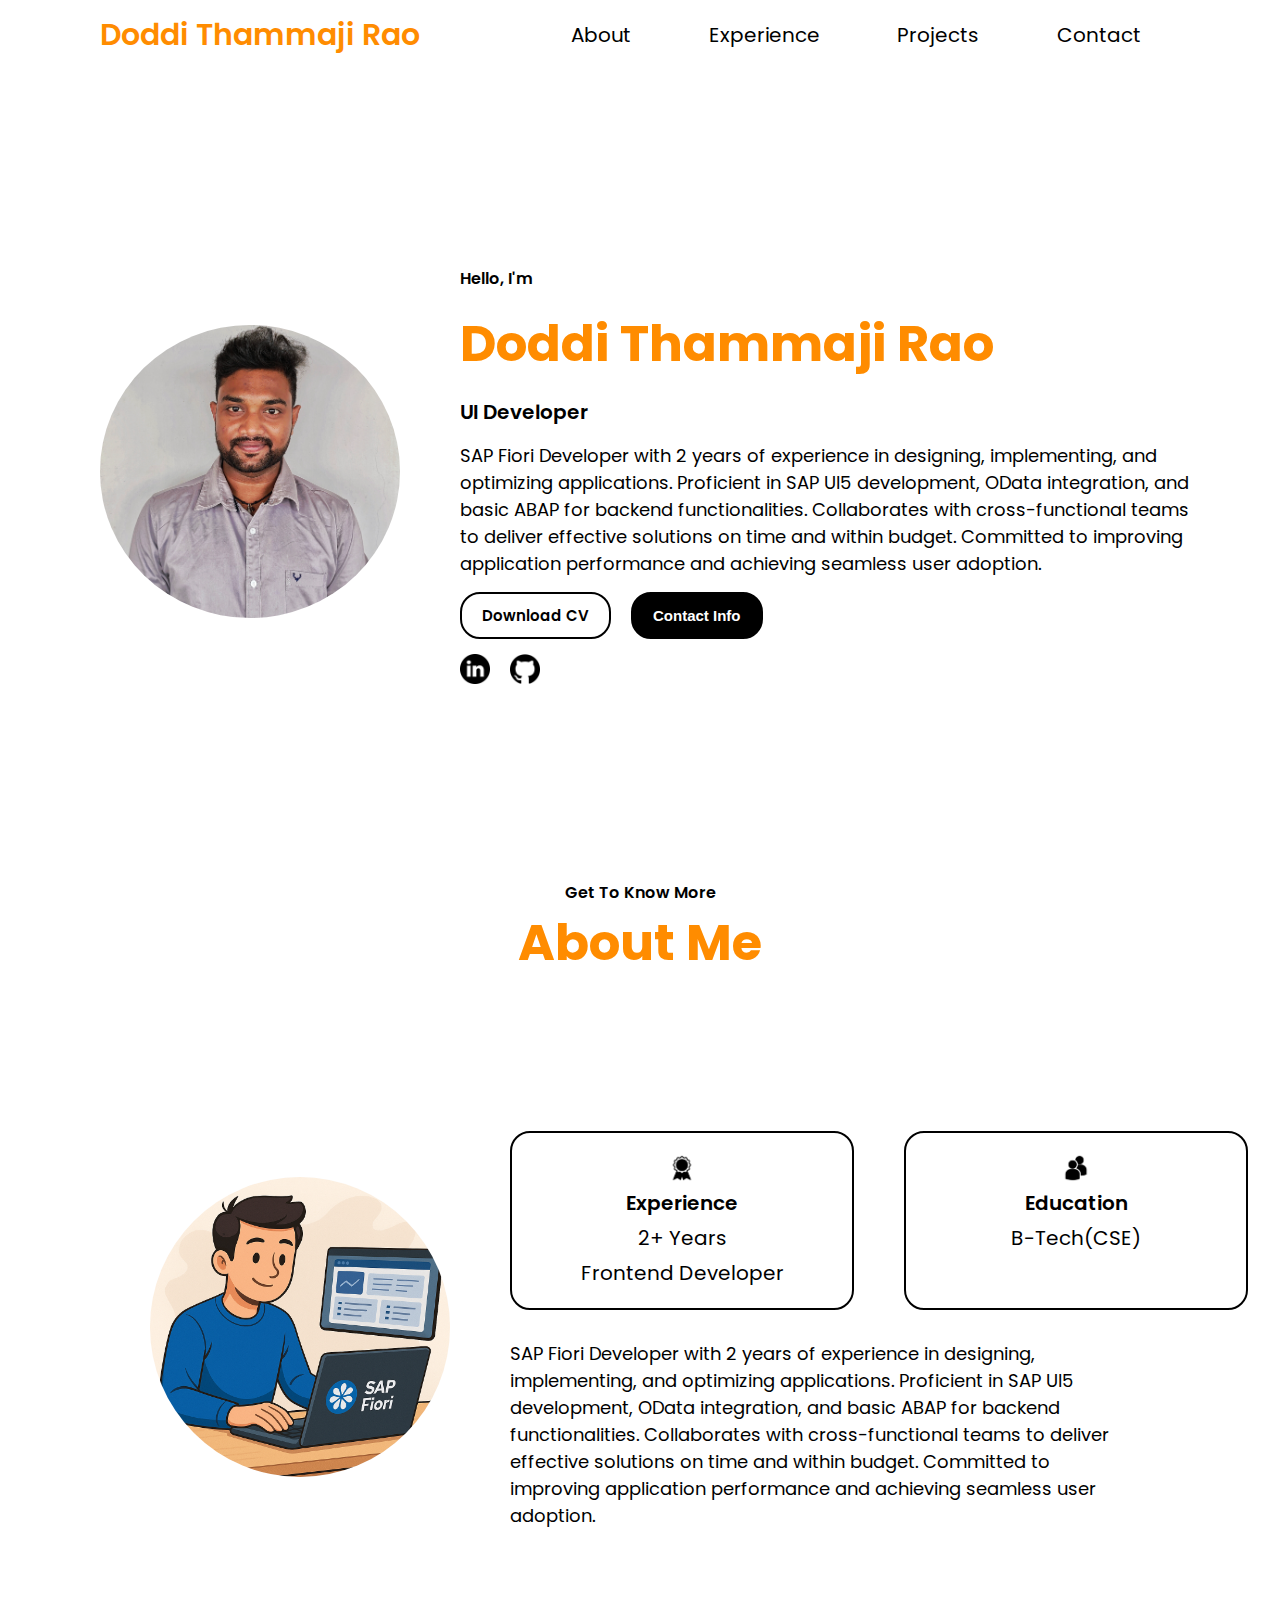
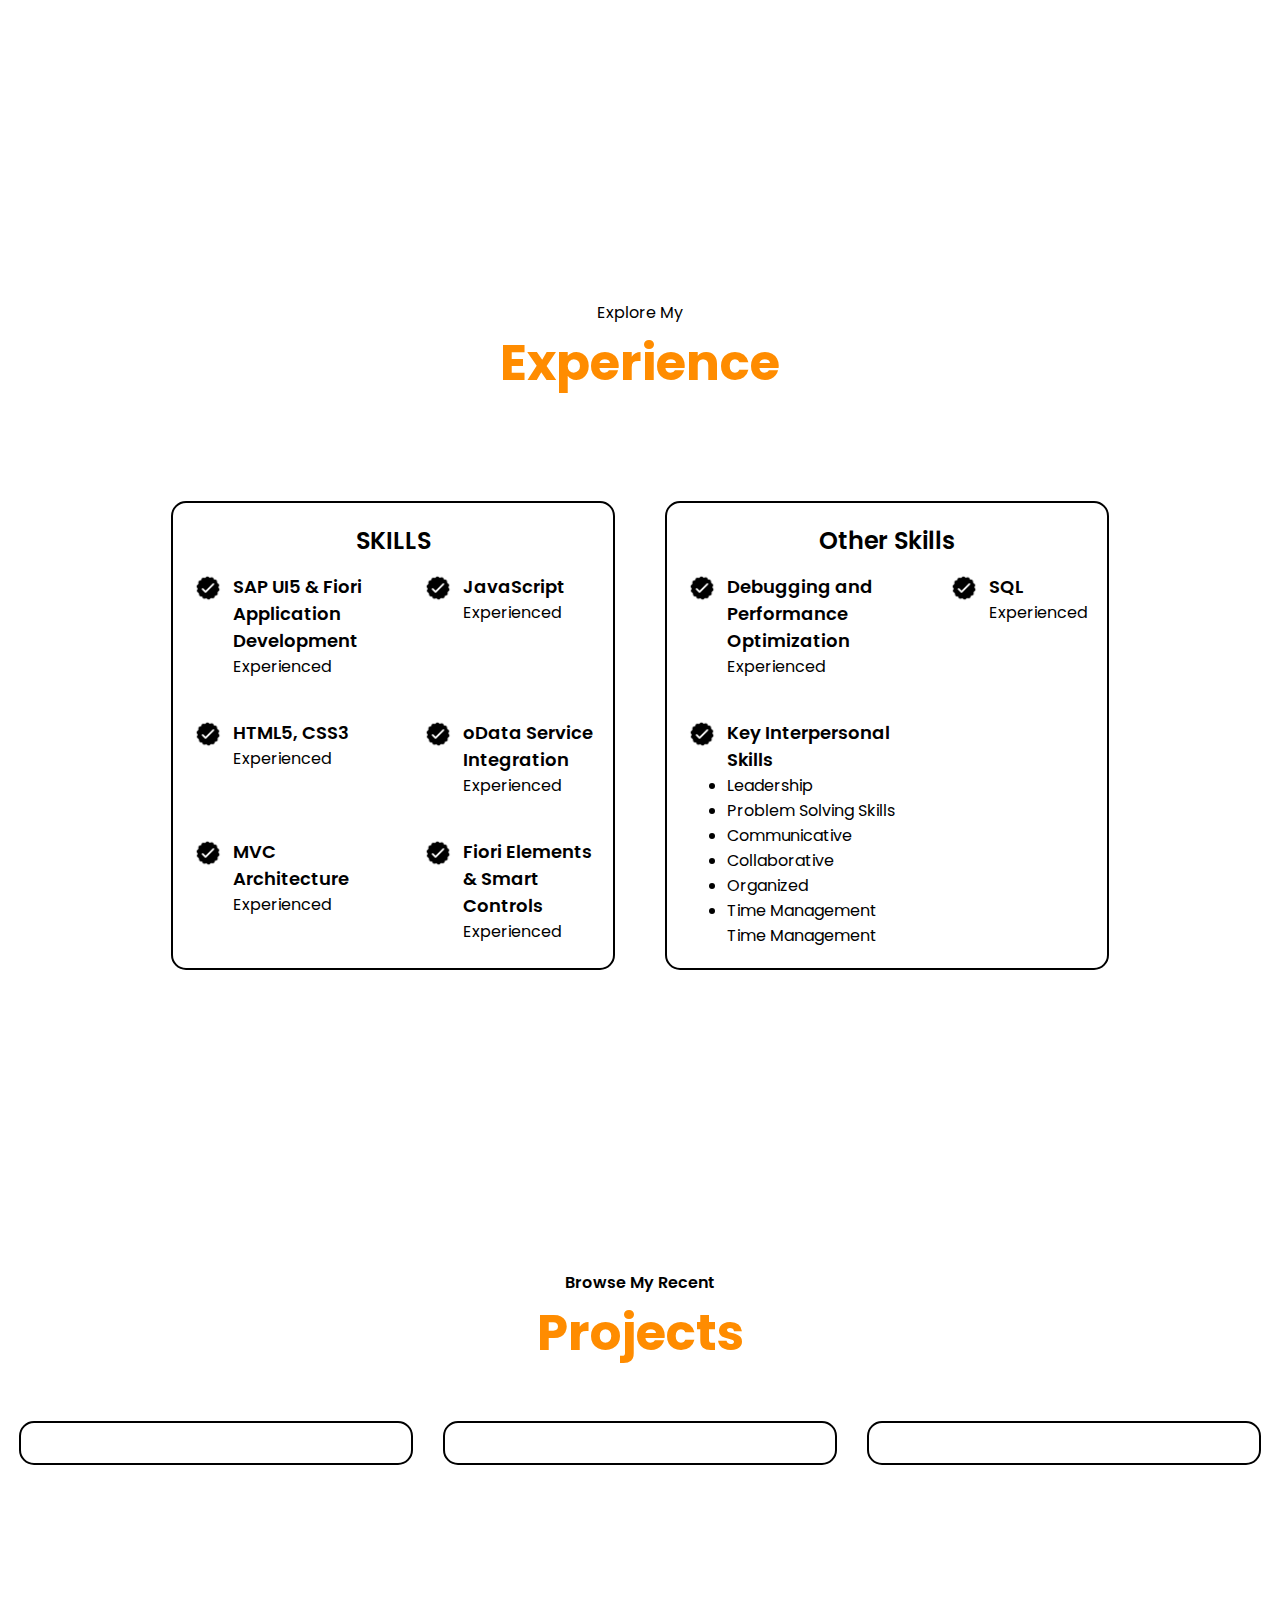
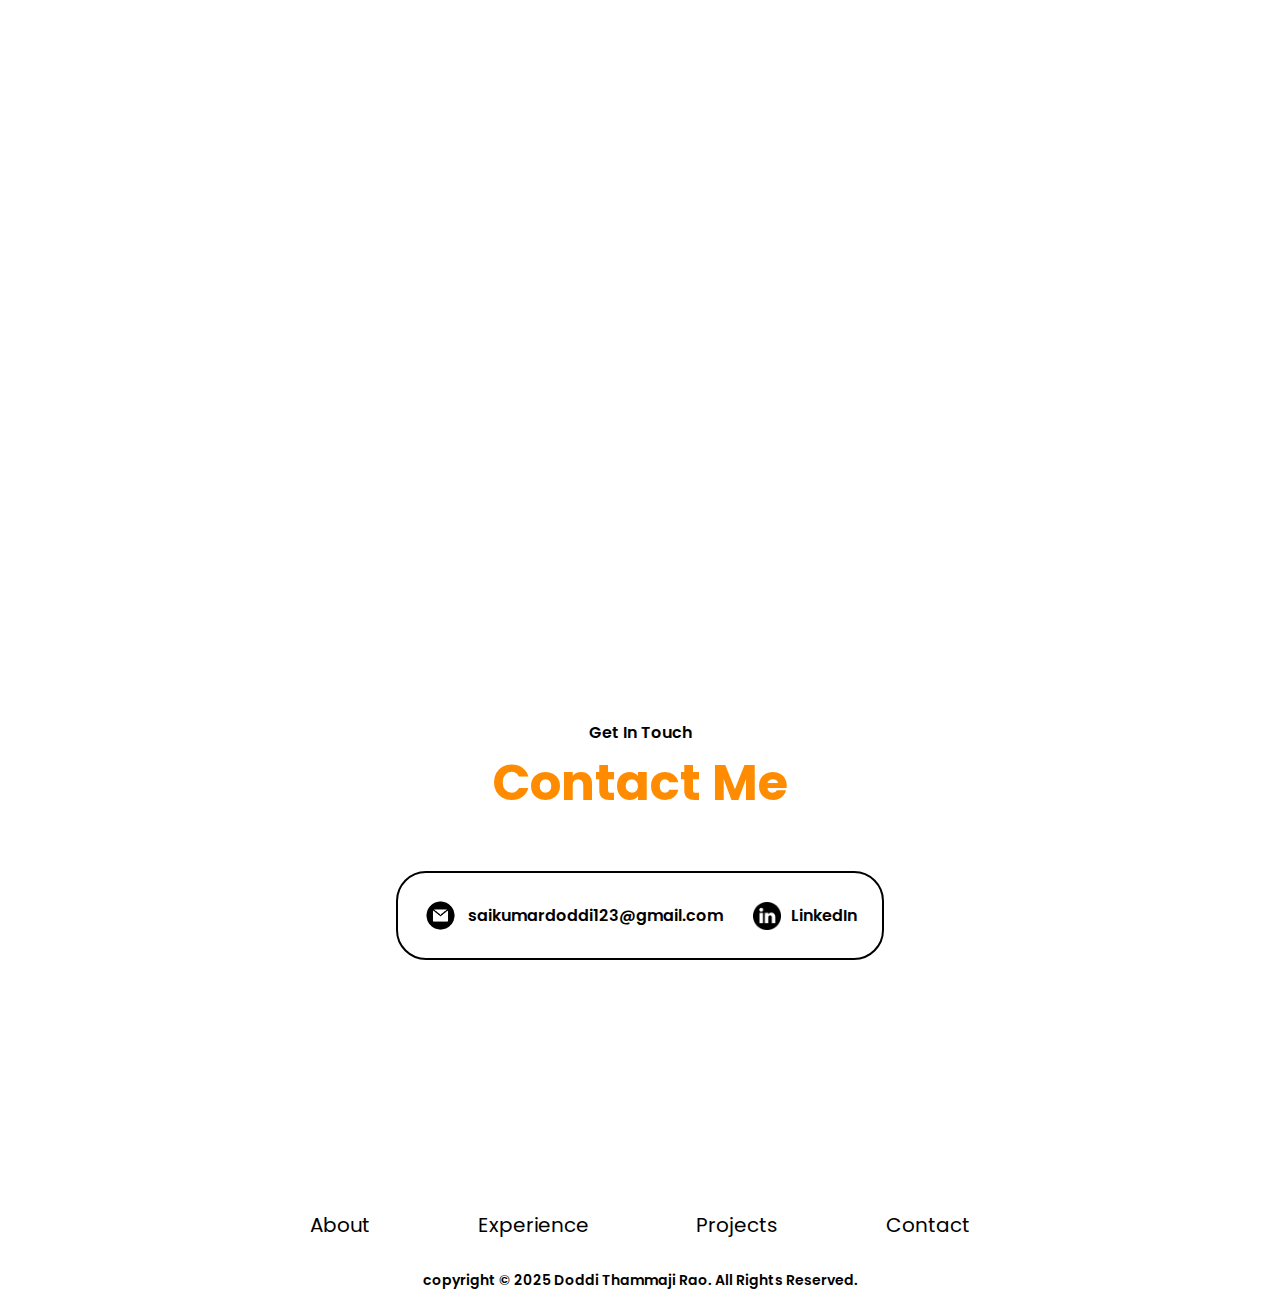
<file: index.html>
<!DOCTYPE html>
<html lang="en">

<head>
    <meta charset="UTF-8" />
    <meta name="viewport" content="width=device-width" , initial-scale="1.0" />
    <link rel="stylesheet" href="https://cdnjs.cloudflare.com/ajax/libs/font-awesome/6.7.2/css/all.min.css"
        integrity="sha512-Evv84Mr4kqVGRNSgIGL/F/aIDqQb7xQ2vcrdIwxfjThSH8CSR7PBEakCr51Ck+w+/U6swU2Im1vVX0SVk9ABhg=="
        crossorigin="anonymous" referrerpolicy="no-referrer" />
    <title>Doddi Thammaji Rao</title>

    <link href="styles.css" rel="stylesheet">
    <link href="sec1.css" rel="stylesheet">
    <link href="sec2.css" rel="stylesheet">
    <link href="sec3.css" rel="stylesheet">
    <link href="sec4.css" rel="stylesheet">
    <link href="sec5.css" rel="stylesheet">


    <link href="sec6.css" rel="stylesheet">


</head>

<body>
    <!-- Navbar / Home -->
    <nav class="navbar">
        <div class="logo">
            Doddi Thammaji Rao
        </div>
        <ul class="menu-bar">

            <li><a href="#about">About</a></li>
            <li><a href="#experience">Experience</a></li>
            <li><a href="#project">Projects</a></li>
            <li><a href="#contact">Contact</a></li>
        </ul>

    </nav>

    <!-- Responsive Navbar -->
    <nav class="navbar-menu">
        <div class="logo">
            Doddi Thammaji Rao
        </div>
        <div class="hamburger"> <i class="fa-solid fa-bars"></i></div>
        <ul class="menu-bar">

            <li><a href="#about">About</a></li>
            <li><a href="#experience">Experience</a></li>
            <li><a href="#project">Projects</a></li>
            <li><a href="#contact">Contact</a></li>
        </ul>

    </nav>
    <!-- Section-1 / Home -->
    <section class="sec1">
        <div class="sec-1-1">
            <img src="assets/Ppic.jpg" alt="Profile-Pic">
        </div>
        <div class="sec-1-2">
            <span class="sec-1-2-1"> Hello, I'm</span>

            <h1>Doddi Thammaji Rao</h1>

            <span class="sec-1-2-3">UI Developer</span>

            <p>SAP Fiori Developer with 2 years of experience in designing, implementing, and optimizing applications.
                Proficient in SAP UI5 development, OData integration, and basic ABAP for backend functionalities.
                Collaborates with cross-functional teams to deliver effective solutions on time and within budget.
                Committed to improving application performance and achieving seamless user adoption.</p>

            <div class="btns">
                <a href="assets/Resume.pdf" download="Resume.pdf">Download CV</a>

                <button onclick="window.location.href='tel:+917286925432'">Contact Info</button>
            </div>
            <div class="social">
                <img src="assets/linkedin.png" alt="linkedin">
                <img src="assets/github.png" alt="Github">
            </div>
        </div>
    </section>

    <script src="script.js"> </script>

    <!-- Section-2 / About Me -->

    <section class="sec2" id="about">
        <div class="sec-2-1">
            <span>Get To Know More</span>
            <h1>About Me</h1>
        </div>
        <div class="sec-2-2">
            <div class="sec-2-2-1">

                <img src="assets/sec-2-2-1.png" alt="Profile-Pic" />
            </div>

            <div class="sec-2-2-2">

                <div class="sec-2-2-2-1">
                    <div class="box">
                        <img src="assets/experience.png" alt="" />
                        <span>Experience</span>
                        <span>2+ Years</span>
                        <span>Frontend Developer</span>
                    </div>
                    <div class="box">
                        <img src="assets/education.png" alt="" />
                        <span>Education</span>
                        <span>B-Tech(CSE)</span>

                    </div>

                </div>
                <p class="P1">
                    SAP Fiori Developer with 2 years of experience in designing, implementing, and optimizing
                    applications.
                    Proficient in SAP UI5 development, OData integration, and basic ABAP for backend functionalities.
                    Collaborates with cross-functional teams to deliver effective solutions on time and within budget.
                    Committed to improving application performance and achieving seamless user adoption.
                </p>
            </div>

        </div>

    </section>

    <!-- Section-3 / Experience -->

    <section class="sec3" id="experience">
        <div class="sec-3-1">
            <span>Explore My</span>
            <h1>Experience</h1>
        </div>

        <div class="sec-3-2">

            <!-- left Box content -->

            <div class="box2">
                <!-- <span>Frontend Development</span> -->
                <span>SKILLS</span>


                <div class="skills">
                    <div class="skills-1">
                        <img src="assets/checkmark.png" alt="" />
                        <div class="skills-1-2">
                            <span>SAP UI5 & Fiori Application Development
                            </span>
                            <span>Experienced</span>
                        </div>
                    </div>

                    <div class="skills-1">
                        <img src="assets/checkmark.png" alt="" />
                        <div class="skills-1-2">
                            <span>JavaScript</span>
                            <span>Experienced</span>
                        </div>
                    </div>

                    <div class="skills-1">
                        <img src="assets/checkmark.png" alt="" />
                        <div class="skills-1-2">
                            <span>HTML5, CSS3</span>
                            <span>Experienced</span>
                        </div>
                    </div>

                    <div class="skills-1">
                        <img src="assets/checkmark.png" alt="" />
                        <div class="skills-1-2">
                            <span>oData Service Integration</span>
                            <span>Experienced</span>
                        </div>
                    </div>

                    <div class="skills-1">
                        <img src="assets/checkmark.png" alt="" />
                        <div class="skills-1-2">
                            <span>MVC Architecture
                            </span>
                            <span>Experienced</span>
                        </div>
                    </div>

                    <div class="skills-1">
                        <img src="assets/checkmark.png" alt="" />
                        <div class="skills-1-2">
                            <span>Fiori Elements & Smart Controls</span>
                            <span>Experienced</span>
                        </div>
                    </div>

                </div>


            </div>


            <!-- Right Box Content -->
            <div class="box2">
                <span>Other Skills</span>


                <div class="skills">
                    <div class="skills-1">
                        <img src="assets/checkmark.png" alt="" />
                        <div class="skills-1-2">
                            <span>Debugging and Performance Optimization</span>
                            <span>Experienced</span>
                        </div>
                    </div>

                    <div class="skills-1">
                        <img src="assets/checkmark.png" alt="" />
                        <div class="skills-1-2">
                            <span>SQL</span>
                            <span>Experienced</span>
                        </div>
                    </div>

                    <div class="skills-1">
                        <img src="assets/checkmark.png" alt="" />
                        <div class="skills-1-2">
                            <span>Key Interpersonal Skills</span>
                            <span><ul>
                                <li>Leadership</li>
                                <li>Problem Solving Skills</li>
                                <li>Communicative</li>
                                <li>Collaborative</li>
                                <li>Organized</li>
                                <li>Time Management</li>Time Management
                                </ul></span>
                        </div>
                    </div>

                    <!-- <div class="skills-1">
                        <img src="assets/checkmark.png" alt="" />
                        <div class="skills-1-2">
                            <span>HTML</span>
                            <span>Experienced</span>
                        </div>
                    </div>

                    <div class="skills-1">
                        <img src="assets/checkmark.png" alt="" />
                        <div class="skills-1-2">
                            <span>HTML</span>
                            <span>Experienced</span>
                        </div>
                    </div>

                    <div class="skills-1">
                        <img src="assets/checkmark.png" alt="" />
                        <div class="skills-1-2">
                            <span>HTML</span>
                            <span>Experienced</span>
                        </div>
                    </div> -->

                </div>


            </div>

        </div>

        </div>



    </section>

    <!-- Section-4 / Projects -->

    <section class="sec4" id="project">
        <div class="sec-4-1">
            <span>Browse My Recent</span>
            <h1>
                Projects
            </h1>
        </div>
        <div class="sec-4-2">
            <!-- Box-1 -->
            <div class="box3">
<!-- 
                <img src="assets/project1.jpg" alt="project1">
                <div class="box3-2">
                    <span> Responsive App</span>
                    <div class="btns">
                        <button>Github</button><button>Live Demo</button>
                    </div>
                </div> -->

            </div>

            <!-- Box-2 -->

            <div class="box3">

                <!-- <img src="assets/project2.jpg" alt="project2">
                <div class="box3-2">
                    <span>Responsive Shopping</span>
                    <div class="btns">
                        <button>Github</button><button>Live Demo</button>
                    </div>
                </div> -->

            </div>

            <!-- Box-3 -->

            <div class="box3">

                <!-- <img src="assets/project3.jpg" alt="project3">
                <div class="box3-2">
                    <span>Responsive 3D</span>
                    <div class="btns">
                        <button>Github</button><button>Live Demo</button>
                    </div>
                </div> -->

            </div>


        </div>
    </section>

    <!-- Section-5 / Contacts-->

    <section class="sec5" id="contact">
        <div class="sec-5-1">
            <span>Get In Touch</span>
            <h1>Contact Me</h1>
        </div>
        <div class="sec-5-2">
            <a class="a1" href="mailto:saikumardoddi123@gmail.com"><img src="assets/email.png" alt=""><span>
                    saikumardoddi123@gmail.com </span></a>
            <a class="a2" href="https://www.linkedin.com/in/thammaji-rao-doddi-450018194/"><img
                    src="assets/linkedin.png" alt=""><span> LinkedIn </span></a>
        </div>



    </section>

    <section class="sec6">

        <ul class="menu-bar">

            <li><a href="#about">About</a></li>
            <li><a href="#experience">Experience</a></li>
            <li><a href="#project">Projects</a></li>
            <li><a href="#contact">Contact</a></li>
        </ul>

        <span>copyright &#169; 2025 Doddi Thammaji Rao. All Rights Reserved.</span>
    </section>

</body>

</html>
</file>
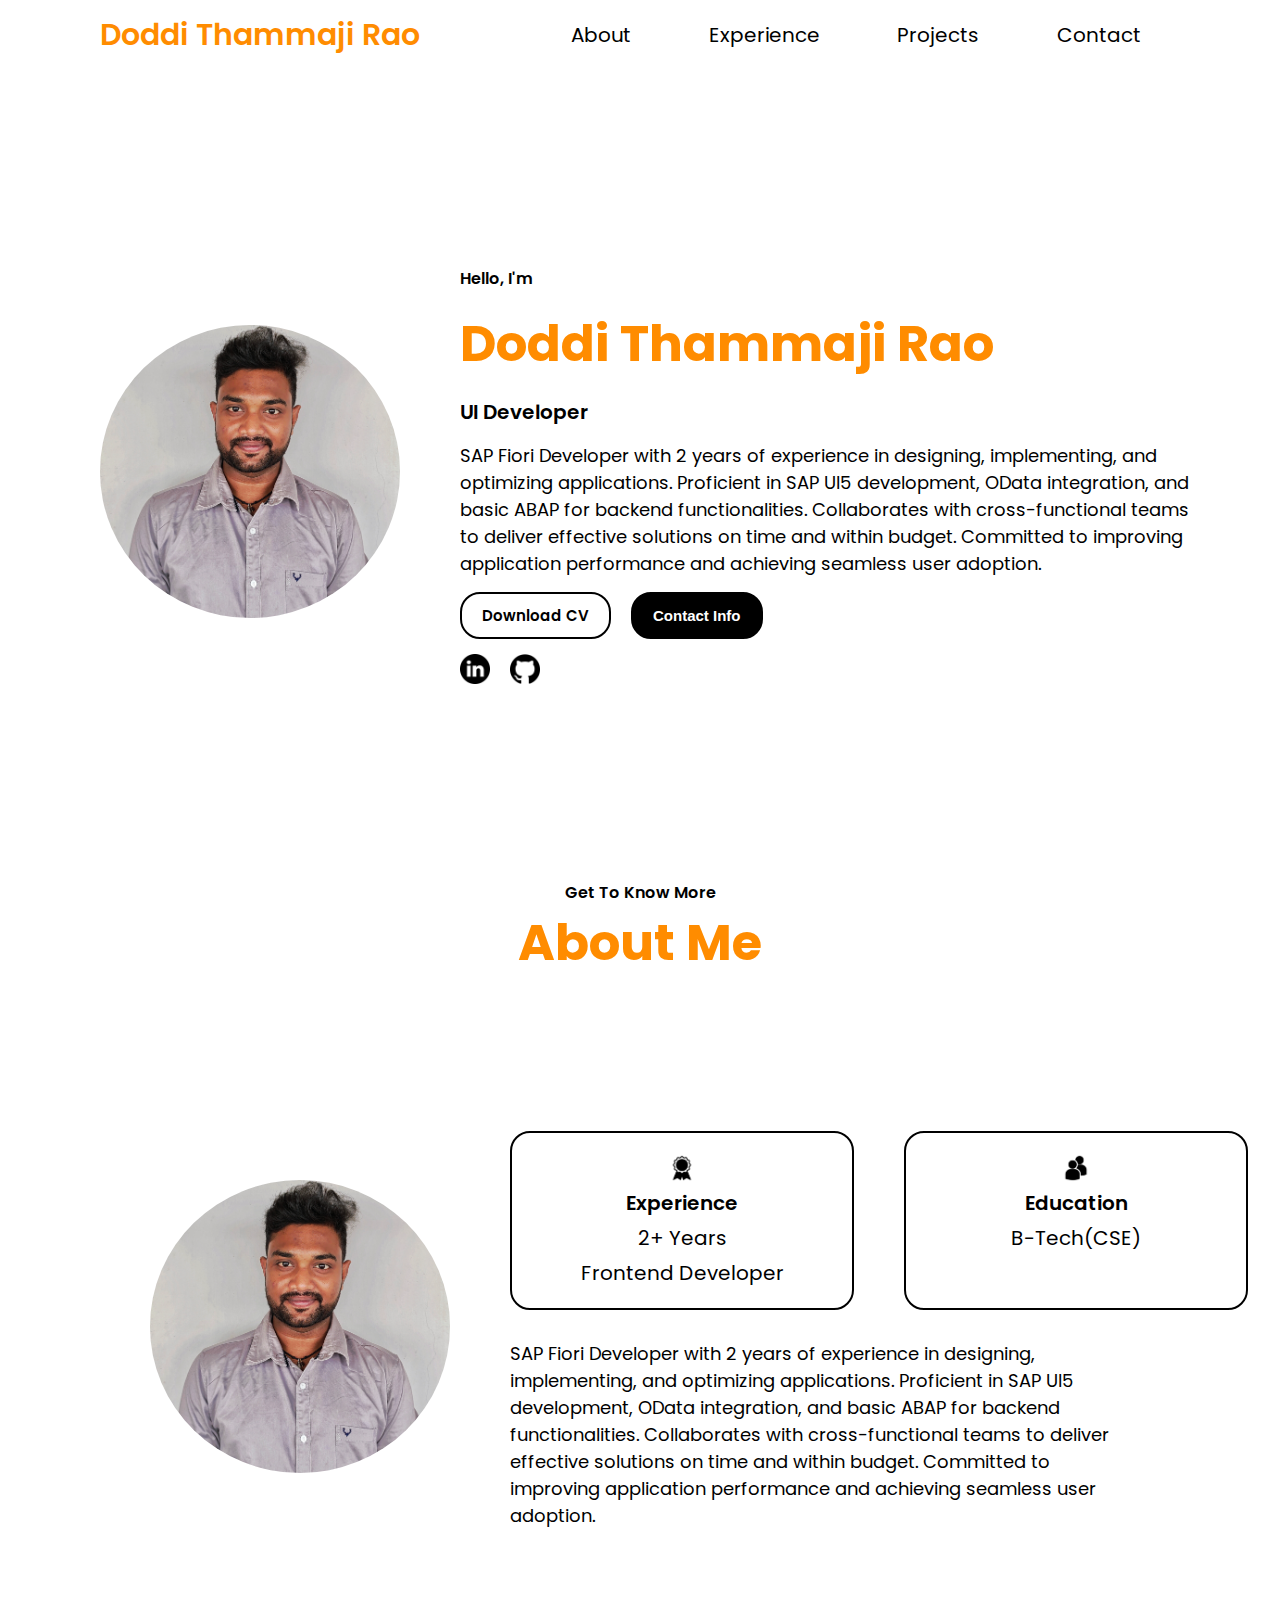
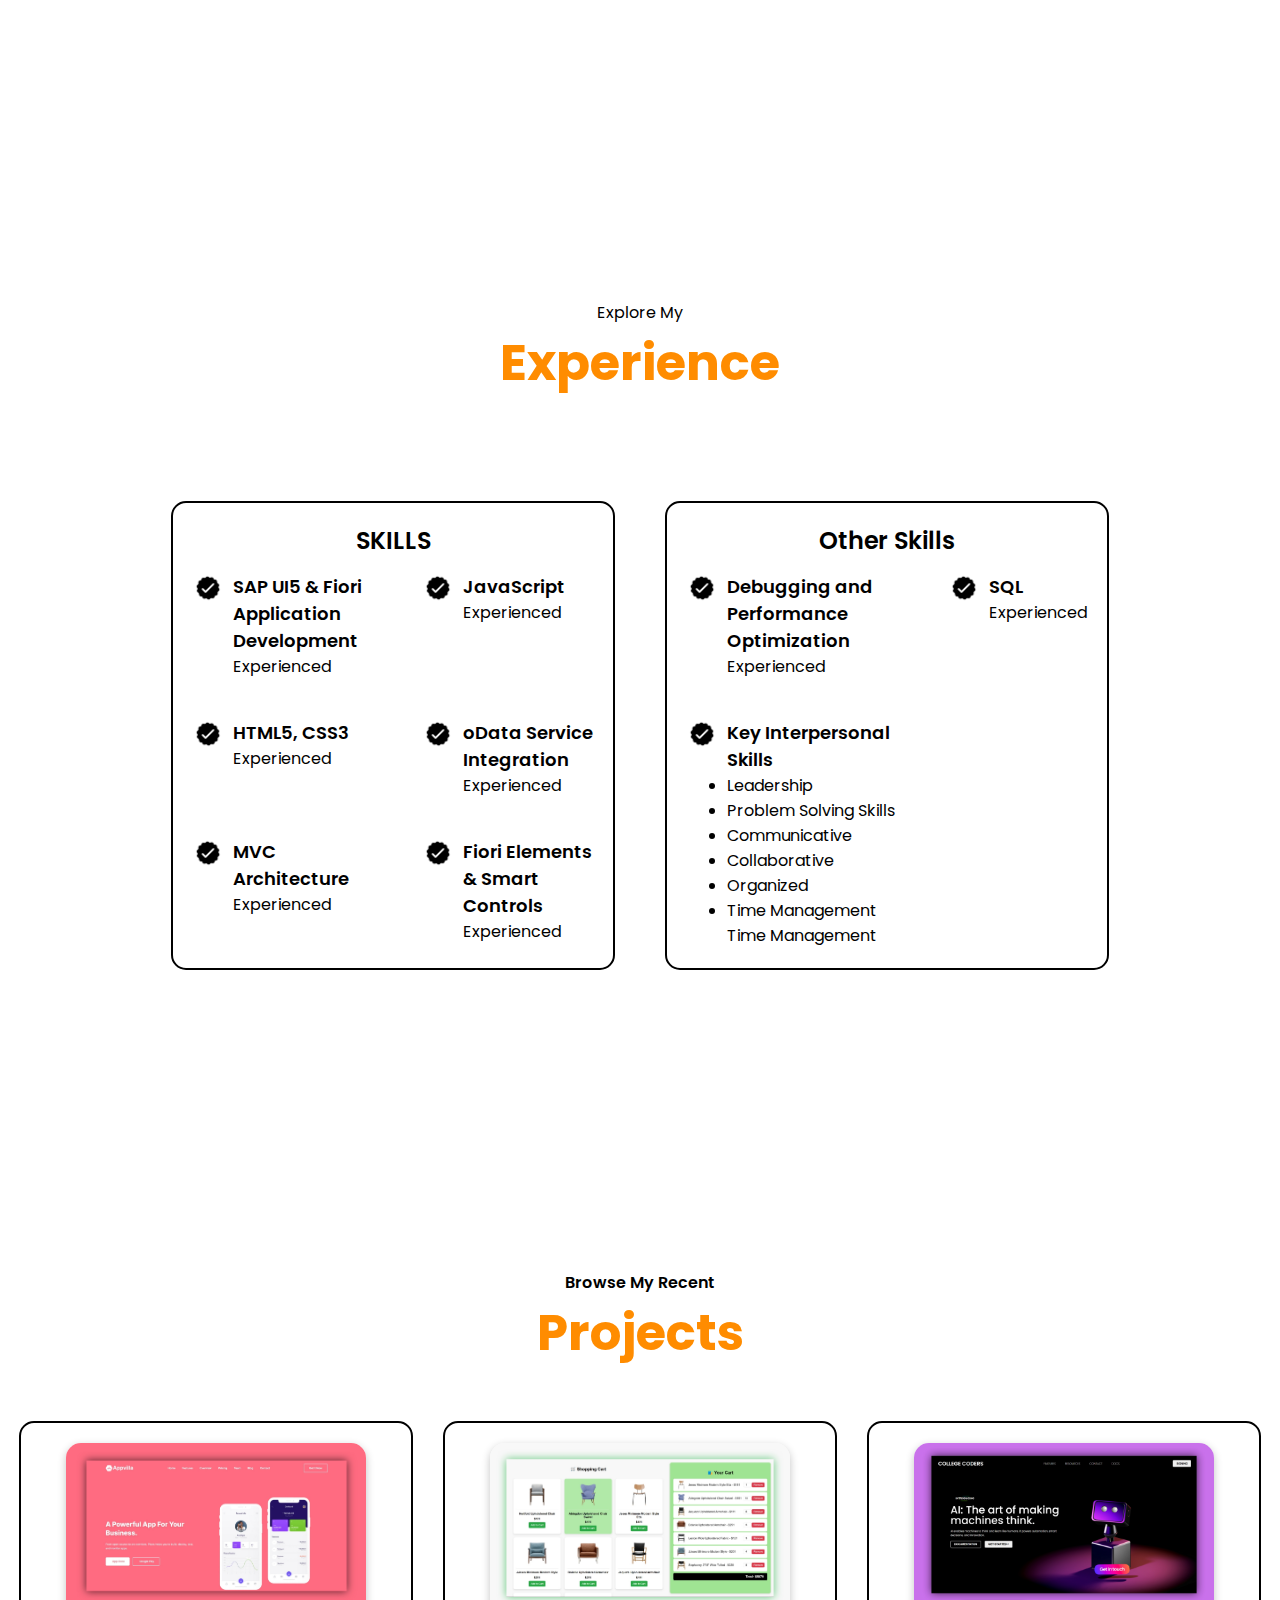
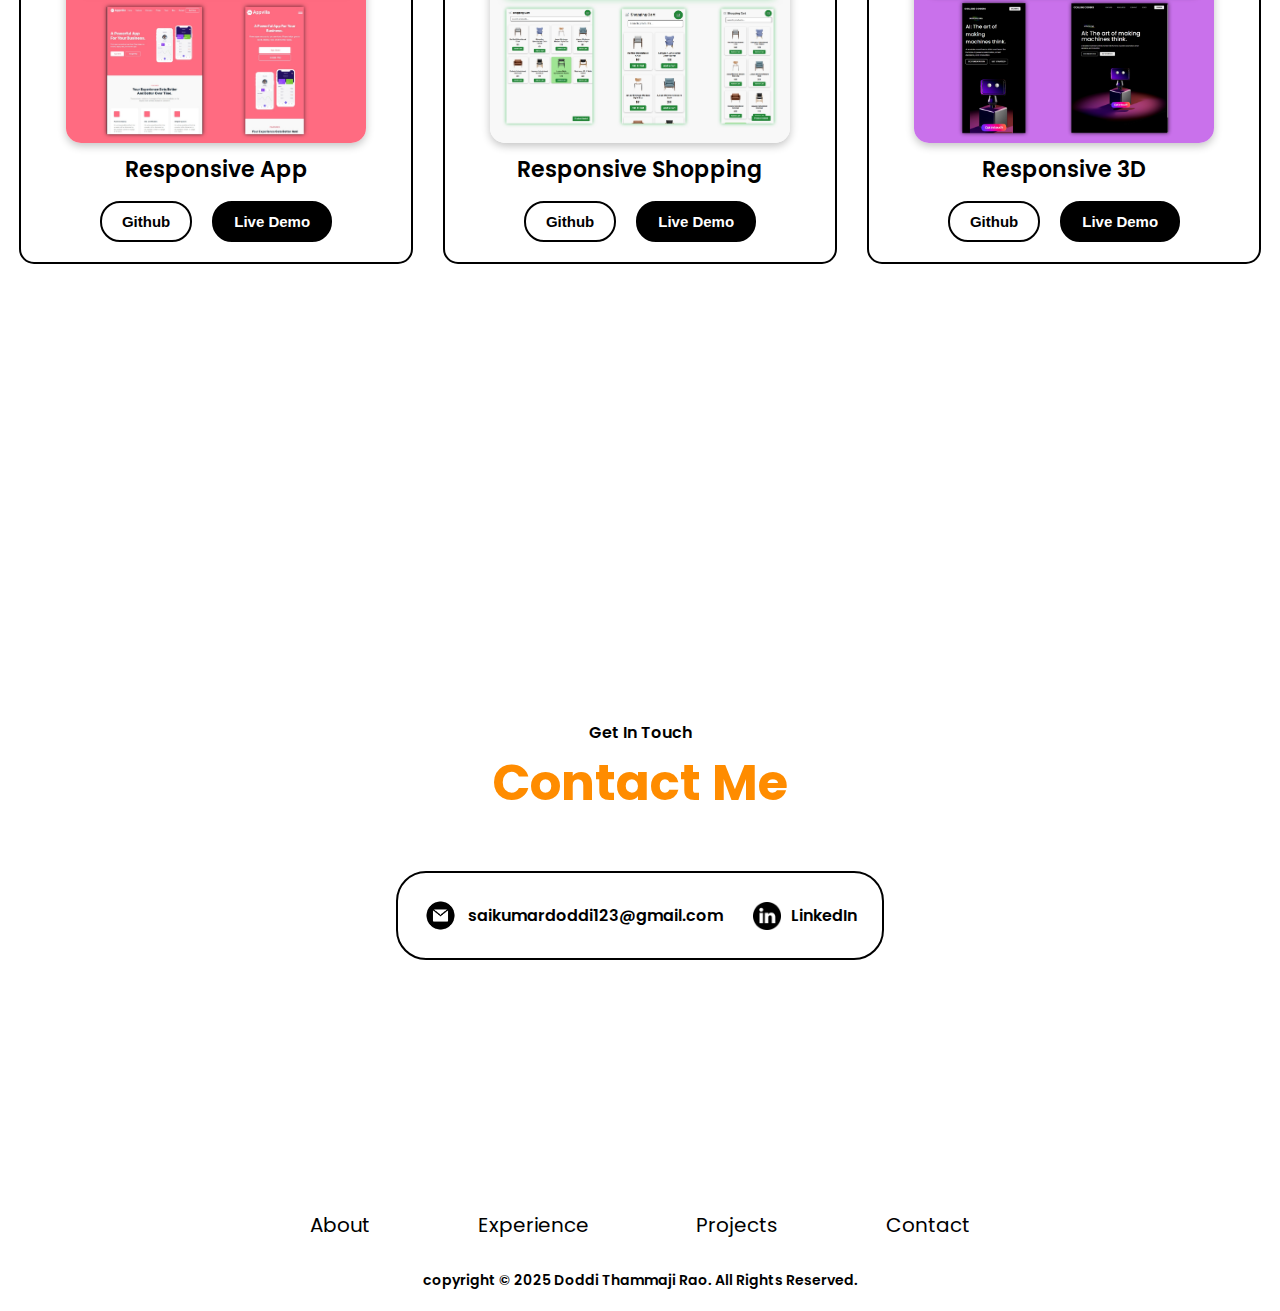
<file: Portfolio/index.html>
<!DOCTYPE html>
<html lang="en">

<head>
    <meta charset="UTF-8" />
    <meta name="viewport" content="width=device-width" , initial-scale="1.0" />
    <link rel="stylesheet" href="https://cdnjs.cloudflare.com/ajax/libs/font-awesome/6.7.2/css/all.min.css"
        integrity="sha512-Evv84Mr4kqVGRNSgIGL/F/aIDqQb7xQ2vcrdIwxfjThSH8CSR7PBEakCr51Ck+w+/U6swU2Im1vVX0SVk9ABhg=="
        crossorigin="anonymous" referrerpolicy="no-referrer" />
    <title>Doddi Thammaji Rao</title>

    <link href="styles.css" rel="stylesheet">
    <link href="sec1.css" rel="stylesheet">
    <link href="sec2.css" rel="stylesheet">
    <link href="sec3.css" rel="stylesheet">
    <link href="sec4.css" rel="stylesheet">
    <link href="sec5.css" rel="stylesheet">


    <link href="sec6.css" rel="stylesheet">


</head>

<body>
    <!-- Navbar / Home -->
    <nav class="navbar">
        <div class="logo">
            Doddi Thammaji Rao
        </div>
        <ul class="menu-bar">

            <li><a href="#about">About</a></li>
            <li><a href="#experience">Experience</a></li>
            <li><a href="#project">Projects</a></li>
            <li><a href="#contact">Contact</a></li>
        </ul>

    </nav>

    <!-- Responsive Navbar -->
    <nav class="navbar-menu">
        <div class="logo">
            Doddi Thammaji Rao
        </div>
        <div class="hamburger"> <i class="fa-solid fa-bars"></i></div>
        <ul class="menu-bar">

            <li><a href="#about">About</a></li>
            <li><a href="#experience">Experience</a></li>
            <li><a href="#project">Projects</a></li>
            <li><a href="#contact">Contact</a></li>
        </ul>

    </nav>
    <!-- Section-1 / Home -->
    <section class="sec1">
        <div class="sec-1-1">
            <img src="assets/Ppic.jpg" alt="Profile-Pic">
        </div>
        <div class="sec-1-2">
            <span class="sec-1-2-1"> Hello, I'm</span>

            <h1>Doddi Thammaji Rao</h1>

            <span class="sec-1-2-3">UI Developer</span>

            <p>SAP Fiori Developer with 2 years of experience in designing, implementing, and optimizing applications.
                Proficient in SAP UI5 development, OData integration, and basic ABAP for backend functionalities.
                Collaborates with cross-functional teams to deliver effective solutions on time and within budget.
                Committed to improving application performance and achieving seamless user adoption.</p>

            <div class="btns">
                <a href="assets/Resume.pdf" download="Resume.pdf">Download CV</a>

                <button onclick="window.location.href='tel:+917286925432'">Contact Info</button>
            </div>
            <div class="social">
                <img src="assets/linkedin.png" alt="linkedin">
                <img src="assets/github.png" alt="Github">
            </div>
        </div>
    </section>

    <script src="script.js"> </script>

    <!-- Section-2 / About Me -->

    <section class="sec2" id="about">
        <div class="sec-2-1">
            <span>Get To Know More</span>
            <h1>About Me</h1>
        </div>
        <div class="sec-2-2">
            <div class="sec-2-2-1">

                <img src="assets/Ppic.jpg" alt="Profile-Pic" />
            </div>

            <div class="sec-2-2-2">

                <div class="sec-2-2-2-1">
                    <div class="box">
                        <img src="assets/experience.png" alt="" />
                        <span>Experience</span>
                        <span>2+ Years</span>
                        <span>Frontend Developer</span>
                    </div>
                    <div class="box">
                        <img src="assets/education.png" alt="" />
                        <span>Education</span>
                        <span>B-Tech(CSE)</span>

                    </div>

                </div>
                <p class="P1">
                    SAP Fiori Developer with 2 years of experience in designing, implementing, and optimizing
                    applications.
                    Proficient in SAP UI5 development, OData integration, and basic ABAP for backend functionalities.
                    Collaborates with cross-functional teams to deliver effective solutions on time and within budget.
                    Committed to improving application performance and achieving seamless user adoption.
                </p>
            </div>

        </div>

    </section>

    <!-- Section-3 / Experience -->

    <section class="sec3" id="experience">
        <div class="sec-3-1">
            <span>Explore My</span>
            <h1>Experience</h1>
        </div>

        <div class="sec-3-2">

            <!-- left Box content -->

            <div class="box2">
                <!-- <span>Frontend Development</span> -->
                <span>SKILLS</span>


                <div class="skills">
                    <div class="skills-1">
                        <img src="assets/checkmark.png" alt="" />
                        <div class="skills-1-2">
                            <span>SAP UI5 & Fiori Application Development
                            </span>
                            <span>Experienced</span>
                        </div>
                    </div>

                    <div class="skills-1">
                        <img src="assets/checkmark.png" alt="" />
                        <div class="skills-1-2">
                            <span>JavaScript</span>
                            <span>Experienced</span>
                        </div>
                    </div>

                    <div class="skills-1">
                        <img src="assets/checkmark.png" alt="" />
                        <div class="skills-1-2">
                            <span>HTML5, CSS3</span>
                            <span>Experienced</span>
                        </div>
                    </div>

                    <div class="skills-1">
                        <img src="assets/checkmark.png" alt="" />
                        <div class="skills-1-2">
                            <span>oData Service Integration</span>
                            <span>Experienced</span>
                        </div>
                    </div>

                    <div class="skills-1">
                        <img src="assets/checkmark.png" alt="" />
                        <div class="skills-1-2">
                            <span>MVC Architecture
                            </span>
                            <span>Experienced</span>
                        </div>
                    </div>

                    <div class="skills-1">
                        <img src="assets/checkmark.png" alt="" />
                        <div class="skills-1-2">
                            <span>Fiori Elements & Smart Controls</span>
                            <span>Experienced</span>
                        </div>
                    </div>

                </div>


            </div>


            <!-- Right Box Content -->
            <div class="box2">
                <span>Other Skills</span>


                <div class="skills">
                    <div class="skills-1">
                        <img src="assets/checkmark.png" alt="" />
                        <div class="skills-1-2">
                            <span>Debugging and Performance Optimization</span>
                            <span>Experienced</span>
                        </div>
                    </div>

                    <div class="skills-1">
                        <img src="assets/checkmark.png" alt="" />
                        <div class="skills-1-2">
                            <span>SQL</span>
                            <span>Experienced</span>
                        </div>
                    </div>

                    <div class="skills-1">
                        <img src="assets/checkmark.png" alt="" />
                        <div class="skills-1-2">
                            <span>Key Interpersonal Skills</span>
                            <span><ul>
                                <li>Leadership</li>
                                <li>Problem Solving Skills</li>
                                <li>Communicative</li>
                                <li>Collaborative</li>
                                <li>Organized</li>
                                <li>Time Management</li>Time Management
                                </ul></span>
                        </div>
                    </div>

                    <!-- <div class="skills-1">
                        <img src="assets/checkmark.png" alt="" />
                        <div class="skills-1-2">
                            <span>HTML</span>
                            <span>Experienced</span>
                        </div>
                    </div>

                    <div class="skills-1">
                        <img src="assets/checkmark.png" alt="" />
                        <div class="skills-1-2">
                            <span>HTML</span>
                            <span>Experienced</span>
                        </div>
                    </div>

                    <div class="skills-1">
                        <img src="assets/checkmark.png" alt="" />
                        <div class="skills-1-2">
                            <span>HTML</span>
                            <span>Experienced</span>
                        </div>
                    </div> -->

                </div>


            </div>

        </div>

        </div>



    </section>

    <!-- Section-4 / Projects -->

    <section class="sec4" id="project">
        <div class="sec-4-1">
            <span>Browse My Recent</span>
            <h1>
                Projects
            </h1>
        </div>
        <div class="sec-4-2">
            <!-- Box-1 -->
            <div class="box3">

                <img src="assets/project1.jpg" alt="project1">
                <div class="box3-2">
                    <span> Responsive App</span>
                    <div class="btns">
                        <button>Github</button><button>Live Demo</button>
                    </div>
                </div>

            </div>

            <!-- Box-2 -->

            <div class="box3">

                <img src="assets/project2.jpg" alt="project2">
                <div class="box3-2">
                    <span>Responsive Shopping</span>
                    <div class="btns">
                        <button>Github</button><button>Live Demo</button>
                    </div>
                </div>

            </div>

            <!-- Box-3 -->

            <div class="box3">

                <img src="assets/project3.jpg" alt="project3">
                <div class="box3-2">
                    <span>Responsive 3D</span>
                    <div class="btns">
                        <button>Github</button><button>Live Demo</button>
                    </div>
                </div>

            </div>


        </div>
    </section>

    <!-- Section-5 / Contacts-->

    <section class="sec5" id="contact">
        <div class="sec-5-1">
            <span>Get In Touch</span>
            <h1>Contact Me</h1>
        </div>
        <div class="sec-5-2">
            <a class="a1" href="mailto:saikumardoddi123@gmail.com"><img src="assets/email.png" alt=""><span>
                    saikumardoddi123@gmail.com </span></a>
            <a class="a2" href="https://www.linkedin.com/in/thammaji-rao-doddi-450018194/"><img
                    src="assets/linkedin.png" alt=""><span> LinkedIn </span></a>
        </div>



    </section>

    <section class="sec6">

        <ul class="menu-bar">

            <li><a href="#about">About</a></li>
            <li><a href="#experience">Experience</a></li>
            <li><a href="#project">Projects</a></li>
            <li><a href="#contact">Contact</a></li>
        </ul>

        <span>copyright &#169; 2025 Doddi Thammaji Rao. All Rights Reserved.</span>
    </section>

</body>

</html>
</file>
<file: styles.css>
@import url('https://fonts.googleapis.com/css2?family=Poppins:ital,wght@0,100;0,200;0,300;0,400;0,500;0,600;0,700;0,800;0,900;1,100;1,200;1,300;1,400;1,500;1,600;1,700;1,800;1,900&display=swap');

*{
    padding: 0px;
    margin: 0px;
}


body {
    font-family: "Poppins", sans-serif;
    
    font-style: normal;
  }

  a{
    text-decoration: none;
    color: black;
    transition: all 0.3s ease;
  }

  a:hover{
    color: darkorange;
    text-decoration: underline;
    text-underline-offset: 10px;
    text-decoration-color:darkorange ;
  }

  .navbar{
    display: flex;
    align-items: center;
    height: 70px;
    padding: 0px 100px;
  }
  .logo{
    width: 40%;
    font-size: 30px;
    font-weight: 600;
    color: darkorange;
  }

.menu-bar{
    width: 60%;
    list-style: none;
display: flex;
justify-content: space-around;

}

.menu-bar li{
    font-size: 20px;
}


.navbar-menu{
    display: none;
}

@media(max-width:1024px){
    .navbar{
        display: none;
    }


.navbar-menu{
    display: flex ;
}

.hamburger{
background-color: white;
box-shadow: rgba(0, 0, 0, 0.35) 0px 5px 15px;
position: fixed;
right: 30px;
top: 20px;
}

.hamburger i{
    font-size: 35px;
    padding: 4px;
}

.navbar-menu .logo{
    margin-top: 20px;
    padding-left: 30px;
}

.navbar-menu .menu-bar{
    display: flex;
    flex-direction: column;
        background-color: darkorange;
        position: fixed;
        right: 0;
        top: 70px;
        padding: 10px;
        gap: 10px;
        border-radius: 5px;
        margin-right: -700px;
        transition: all .3s ease;
}

.navbar-menu .menu-bar.show{
    margin-right: 0px;
}

.navbar-menu .menu-bar li{
    background-color: white;
    border-radius: 5px;
    padding: 5px;
    font-weight: 600;
}
}

@media(max-width:767px){
    .logo{
        text-wrap: nowrap;
    }
    .navbar-menu .logo{
       font-size: 25px;
        padding-left: 10px;
        margin-top: 25px;
    }
    
}
</file>
<file: sec1.css>
.sec1{
    height: 90vh;
    align-items: center;
    gap: 60px;
    display: flex;
}

.sec-1-1{
    margin-left: 100px;
}

.sec-1-1 img{
    width: 300px;
    border-radius: 50%;
}

.sec-1-2 {
    display: flex;
    flex-direction: column;
    gap: 15px;
}

.sec-1-2-1{
    font-weight: 600;
}
h1{
    font-size: 50px;
    color: darkorange;
}

.sec-1-2-3{
    font-weight: 600;
    font-size: 20px;
}
p{
    font-size: 18px;
    width: 90%;
}
.btns{
    gap: 20px;
    display: flex;
}

.btns >:nth-child(1){
    padding: 10px 20px;
    background-color: transparent;
    border-radius: 20px;
    font-size: 15px;
    font-weight: 600;
    border: 2px solid black;
    cursor: pointer;
    transition: all 0.3s ease;
}

.btns >:nth-child(1):hover{
    background-color: black;
    color: white;
}

.btns >:nth-child(2){
    padding: 10px 20px;
    background-color: black;
    border-radius: 20px;
    font-size: 15px;
    font-weight: 600;
    border: 2px solid black;
    color: white;
    cursor: pointer;
    transition: all 0.3s ease;
}

.btns >:nth-child(2):hover{
    background-color: darkorange;
    color: white;
    border-color: darkorange;
}

.social{
    display: flex;
    gap: 20px;
}
.social img{
    width: 30px;
    cursor: pointer;

} 

.social img:hover{
    transform: scale(0.9);
    transition: all 0.3s ease;
}

@media(max-width:1024px){
    .sec1{
        flex-direction: column;
        height: 100%;
        margin-bottom: 50px;
        padding-bottom: 50px;
       
    }
    p{
        text-align: center;
        width: 70%;
    }
    .sec-1-1 {
     margin-left: 0px;
    }
    .sec-1-1 img {
        width: 450px;
       }

    .sec-1-2 {
        
        align-items: center;
        padding-bottom: 50px ;
    }
}

@media(max-width:767px){
    .sec1{
        flex-direction: column;
       
    }
    h1{
        font-size: 40px;
    }
    p{
        text-align: center;
    }

    .sec-1-1{
        margin-top: 50px;
    }

    .sec-1-1 img{
width :300px;
 }
    .sec-1-2 {
        
        align-items: center;
    }
}
</file>
<file: sec2.css>
.sec2{
display: flex;
flex-direction: column;
align-items: center;
height: 80vh;
padding-bottom: 50px;
}

.sec-2-1{
display: flex;
flex-direction: column;
align-items: center;
}

.sec-2-1>:nth-child(1){
    font-weight: 600;
}

.sec-2-2{
display: flex;
align-items: center;
margin-top: 150px;
padding-bottom: 150px;
gap: 60px;
}

.sec-2-2-1{
    margin-left: 150px;
}


.sec-2-2-1 img{
    width: 300px;
    border-radius: 50%;
    
}

.sec-2-2-2-1{
   display: flex;
   gap: 50px;
    
}

.sec-2-2-2{
    display: flex;
    flex-direction: column;
    gap: 30px;
}

.box{
    display: flex;
    flex-direction: column;
    align-items: center ;
    border: 2px solid black;
    width: 300px;
    padding: 20px;
    border-radius: 20px;
    gap: 5px;
}

.box img{
    width: 30px;
}

.box>:nth-child(2){
    font-size: 20px;
    font-weight: 600;
}

.box>:nth-child(3),.box>:nth-child(4){
    font-size: 20px;
}

.P1{
    width: 80%;
}

@media(max-width:1024px){



    .sec-2-2{
        
        margin-top: 50px;
        
        flex-direction: column;
        }

        .sec-2-2-1{
            margin-left: 0px;
        }

        .sec-2-2-2{
          
            align-items: center;
        }
}

@media(max-width:767px){
    .sec2{
        height: 100%;
    }
    .sec-2-2{
        
        margin-top: 50px;
        
        flex-direction: column;
        }

        .sec-2-2-1{
            margin-left: 0px;
        }

        .sec-2-2-1 img{
           width: 250px;
        }

        .sec-2-2-2{
          
            align-items: center;
        }

        .sec-2-2-2-1{
            flex-direction: column;
        }
}
</file>
<file: sec3.css>
.sec3 {
    display: flex;
    flex-direction: column;
    align-items: center;
    height: 80vh;
    margin-top: 150px;
    margin-bottom: 250px;
    /* padding: 100px; */
    padding-top: 100px;
   
    gap: 100px;
}

.sec-3-1 {
    display: flex;
    flex-direction: column;
    align-items: center;
}

.sec-3-2 {
    display: flex;
    gap: 50px;

}

.box2 {
    width: 400px;
    border: 2px solid black;
    display: flex;
    flex-direction: column;
    align-items: center;
    padding: 20px;
    border-radius: 15px;
    gap: 15px;
}

.box2> :nth-child(1) {
    font-size: 24px;
    font-weight: 600;
}

.skills {
    display: grid;
    grid-template-columns: auto auto;
    gap: 40px;
}

.skills-1 {
    display: flex;
    align-items: start;
    gap: 10px;
}

.skills-1 img {
    width: 30px;
}

.skills-1-2 {
    display: flex;
    flex-direction: column;
}

.skills-1-2> :nth-child(1) {
    font-size: 18px;
    ;
    font-weight: 600;
}

@media(max-width:1024px) {
    
    .sec3{
        padding-bottom: 150px;
        height: 100%;
    }
    .sec-3-2 {

        /* margin-top: 50px; */

        flex-direction: column;
    }

    .box2 {
        width: 500px;

        gap: 15px;
    }

    .box2> :nth-child(1) {
        font-size: 28px;

    }

    .skills {

        gap: 40px;
    }

    .skills-1 {

        gap: 15px;
    }

    .skills-1 img {
        width: 35px;
    }



    .skills-1-2> :nth-child(1) {
        font-size: 23px;
        

    }

}

@media(max-width:767px) {
    
    .sec3{
        padding-top: 0px;
  
    }
    .sec-3-2 {

        /* margin-top: 50px; */

        flex-direction: column;
        padding-bottom: 0px;
    }

    .box2 {
        width: 300px;

        gap: 25px;
    }

    .box2> :nth-child(1) {
        font-size: 18px;

    }

    .skills {

        gap: 25px;
    }

    .skills-1 {

        gap: 10px;
    }

    .skills-1 img {
        width: 30px;
    }



    .skills-1-2> :nth-child(1) {
        font-size: 18px;
        

    }

}
</file>
<file: sec4.css>
.sec4 {


    display: flex;
    flex-direction: column;
    align-items: center;
    height: 80vh;
    gap: 50px;
    margin-bottom: 200px;
}

.sec-4-1 {


    display: flex;
    flex-direction: column;
    align-items: center;
    /* gap: 100px; */
}

.sec-4-1>:nth-child(1) {
    font-weight: 600;
}

.sec-4-2 {
    display: flex;
    gap: 30px;

}

.box3 {
    width: 350px;
    border: 2px solid black;
    display: flex;
    flex-direction: column;
    align-items: center;
    border-radius: 15px;
    padding: 20px;
    gap: 10px;
}

.box3 img {
    width: 300px;
    border-radius: 15px;
    box-shadow: rgba(0, 0, 0, 0.24) 0px 3px 8px;
}

.box3-2 {
    display: flex;
    flex-direction: column;
    align-items: center;
    gap: 15px;

}

.box3-2> :nth-child(1) {
    font-size: 22px;
    font-weight: 600;
}

@media(max-width:1024px){
    .sec4{
        height: 100%;

    }
    .sec-4-2{
       padding-bottom: 100px;
        flex-direction: column;
    }

    .box3 {
        width: 500px;
        gap: 20px;
    }

    .box3 img {
        width: 400px;
       
    }

    
    .box3-2> :nth-child(1) {
        font-size: 30px;
        font-weight: 600;
    }

}

@media(max-width:767px){

    .box3 {
        width: 300px;
        gap: 15px;
    }

    .box3 img {
        width: 250px;
       
    }

    .box3-2> :nth-child(1) {
        font-size: 20px;
       
    }

}
</file>
<file: sec5.css>
.sec5 {
    display: flex;
    flex-direction: column;
    align-items: center;
    gap: 50px;
    padding-top: 130px;
}

.sec-5-1 {
    display: flex;
    flex-direction: column;
    align-items: center;
}

.sec-5-1> :nth-child(1) {
    font-weight: 600;

}

.sec-5-2 {
    display: flex;
    gap: 30px;
    border: 2px solid black;
    padding: 25px;
    border-radius: 30px;
    margin-bottom: 100px;

}

.a1 {
    display: flex;
    align-items: center;
    gap: 10px;


}

.a2 {
    display: flex;
    align-items: center;
    gap: 10px;
}

.a1 img {
    width: 35px;

}

.a2 img {
    width: 28px;

}

.a1 span,
.a2 span {
    font-weight: 600;
}

@media(max-width:767px) {

    .sec-5-2 {
        gap: 20px;
        padding: 10px;


    }
}
</file>
<file: sec6.css>
.sec6 {
    display: flex;
    flex-direction: column;
    align-items: center;
    margin-top: 150px;

}

.sec6> :nth-child(2) {
    margin-top: 30px;
    margin-bottom: 20px;
    font-weight: 600;
    font-size: 14px;
}

@media(max-width:767px) {

    .sec6> :nth-child(1) {
        gap: 30px;
        display: grid;
        grid-template-columns: auto auto;
        text-align: center;
    }

    .sec> :nth-child(2) {
        font-size: 10px;
    }
}
</file>
<file: Portfolio/styles.css>
@import url('https://fonts.googleapis.com/css2?family=Poppins:ital,wght@0,100;0,200;0,300;0,400;0,500;0,600;0,700;0,800;0,900;1,100;1,200;1,300;1,400;1,500;1,600;1,700;1,800;1,900&display=swap');

*{
    padding: 0px;
    margin: 0px;
}


body {
    font-family: "Poppins", sans-serif;
    
    font-style: normal;
  }

  a{
    text-decoration: none;
    color: black;
    transition: all 0.3s ease;
  }

  a:hover{
    color: darkorange;
    text-decoration: underline;
    text-underline-offset: 10px;
    text-decoration-color:darkorange ;
  }

  .navbar{
    display: flex;
    align-items: center;
    height: 70px;
    padding: 0px 100px;
  }
  .logo{
    width: 40%;
    font-size: 30px;
    font-weight: 600;
    color: darkorange;
  }

.menu-bar{
    width: 60%;
    list-style: none;
display: flex;
justify-content: space-around;

}

.menu-bar li{
    font-size: 20px;
}


.navbar-menu{
    display: none;
}

@media(max-width:1024px){
    .navbar{
        display: none;
    }


.navbar-menu{
    display: flex ;
}

.hamburger{
background-color: white;
box-shadow: rgba(0, 0, 0, 0.35) 0px 5px 15px;
position: fixed;
right: 30px;
top: 20px;
}

.hamburger i{
    font-size: 35px;
    padding: 4px;
}

.navbar-menu .logo{
    margin-top: 20px;
    padding-left: 30px;
}

.navbar-menu .menu-bar{
    display: flex;
    flex-direction: column;
        background-color: darkorange;
        position: fixed;
        right: 0;
        top: 70px;
        padding: 10px;
        gap: 10px;
        border-radius: 5px;
        margin-right: -700px;
        transition: all .3s ease;
}

.navbar-menu .menu-bar.show{
    margin-right: 0px;
}

.navbar-menu .menu-bar li{
    background-color: white;
    border-radius: 5px;
    padding: 5px;
    font-weight: 600;
}
}

@media(max-width:767px){
    .logo{
        text-wrap: nowrap;
    }
    .navbar-menu .logo{
       font-size: 25px;
        padding-left: 10px;
        margin-top: 25px;
    }
    
}
</file>
<file: Portfolio/sec1.css>
.sec1{
    height: 90vh;
    align-items: center;
    gap: 60px;
    display: flex;
}

.sec-1-1{
    margin-left: 100px;
}

.sec-1-1 img{
    width: 300px;
    border-radius: 50%;
}

.sec-1-2 {
    display: flex;
    flex-direction: column;
    gap: 15px;
}

.sec-1-2-1{
    font-weight: 600;
}
h1{
    font-size: 50px;
    color: darkorange;
}

.sec-1-2-3{
    font-weight: 600;
    font-size: 20px;
}
p{
    font-size: 18px;
    width: 90%;
}
.btns{
    gap: 20px;
    display: flex;
}

.btns >:nth-child(1){
    padding: 10px 20px;
    background-color: transparent;
    border-radius: 20px;
    font-size: 15px;
    font-weight: 600;
    border: 2px solid black;
    cursor: pointer;
    transition: all 0.3s ease;
}

.btns >:nth-child(1):hover{
    background-color: black;
    color: white;
}

.btns >:nth-child(2){
    padding: 10px 20px;
    background-color: black;
    border-radius: 20px;
    font-size: 15px;
    font-weight: 600;
    border: 2px solid black;
    color: white;
    cursor: pointer;
    transition: all 0.3s ease;
}

.btns >:nth-child(2):hover{
    background-color: darkorange;
    color: white;
    border-color: darkorange;
}

.social{
    display: flex;
    gap: 20px;
}
.social img{
    width: 30px;
    cursor: pointer;

} 

.social img:hover{
    transform: scale(0.9);
    transition: all 0.3s ease;
}

@media(max-width:1024px){
    .sec1{
        flex-direction: column;
        height: 100%;
        margin-bottom: 50px;
        padding-bottom: 50px;
       
    }
    p{
        text-align: center;
        width: 70%;
    }
    .sec-1-1 {
     margin-left: 0px;
    }
    .sec-1-1 img {
        width: 450px;
       }

    .sec-1-2 {
        
        align-items: center;
        padding-bottom: 50px ;
    }
}

@media(max-width:767px){
    .sec1{
        flex-direction: column;
       
    }
    h1{
        font-size: 40px;
    }
    p{
        text-align: center;
    }

    .sec-1-1{
        margin-top: 50px;
    }

    .sec-1-1 img{
width :300px;
 }
    .sec-1-2 {
        
        align-items: center;
    }
}
</file>
<file: Portfolio/sec2.css>
.sec2{
display: flex;
flex-direction: column;
align-items: center;
height: 80vh;
padding-bottom: 50px;
}

.sec-2-1{
display: flex;
flex-direction: column;
align-items: center;
}

.sec-2-1>:nth-child(1){
    font-weight: 600;
}

.sec-2-2{
display: flex;
align-items: center;
margin-top: 150px;
padding-bottom: 150px;
gap: 60px;
}

.sec-2-2-1{
    margin-left: 150px;
}


.sec-2-2-1 img{
    width: 300px;
    border-radius: 50%;
    
}

.sec-2-2-2-1{
   display: flex;
   gap: 50px;
    
}

.sec-2-2-2{
    display: flex;
    flex-direction: column;
    gap: 30px;
}

.box{
    display: flex;
    flex-direction: column;
    align-items: center ;
    border: 2px solid black;
    width: 300px;
    padding: 20px;
    border-radius: 20px;
    gap: 5px;
}

.box img{
    width: 30px;
}

.box>:nth-child(2){
    font-size: 20px;
    font-weight: 600;
}

.box>:nth-child(3),.box>:nth-child(4){
    font-size: 20px;
}

.P1{
    width: 80%;
}

@media(max-width:1024px){



    .sec-2-2{
        
        margin-top: 50px;
        
        flex-direction: column;
        }

        .sec-2-2-1{
            margin-left: 0px;
        }

        .sec-2-2-2{
          
            align-items: center;
        }
}

@media(max-width:767px){
    .sec2{
        height: 100%;
    }
    .sec-2-2{
        
        margin-top: 50px;
        
        flex-direction: column;
        }

        .sec-2-2-1{
            margin-left: 0px;
        }

        .sec-2-2-1 img{
           width: 250px;
        }

        .sec-2-2-2{
          
            align-items: center;
        }

        .sec-2-2-2-1{
            flex-direction: column;
        }
}
</file>
<file: Portfolio/sec3.css>
.sec3 {
    display: flex;
    flex-direction: column;
    align-items: center;
    height: 80vh;
    margin-top: 150px;
    margin-bottom: 250px;
    /* padding: 100px; */
    padding-top: 100px;
   
    gap: 100px;
}

.sec-3-1 {
    display: flex;
    flex-direction: column;
    align-items: center;
}

.sec-3-2 {
    display: flex;
    gap: 50px;

}

.box2 {
    width: 400px;
    border: 2px solid black;
    display: flex;
    flex-direction: column;
    align-items: center;
    padding: 20px;
    border-radius: 15px;
    gap: 15px;
}

.box2> :nth-child(1) {
    font-size: 24px;
    font-weight: 600;
}

.skills {
    display: grid;
    grid-template-columns: auto auto;
    gap: 40px;
}

.skills-1 {
    display: flex;
    align-items: start;
    gap: 10px;
}

.skills-1 img {
    width: 30px;
}

.skills-1-2 {
    display: flex;
    flex-direction: column;
}

.skills-1-2> :nth-child(1) {
    font-size: 18px;
    ;
    font-weight: 600;
}

@media(max-width:1024px) {
    
    .sec3{
        padding-bottom: 150px;
        height: 100%;
    }
    .sec-3-2 {

        /* margin-top: 50px; */

        flex-direction: column;
    }

    .box2 {
        width: 500px;

        gap: 15px;
    }

    .box2> :nth-child(1) {
        font-size: 28px;

    }

    .skills {

        gap: 40px;
    }

    .skills-1 {

        gap: 15px;
    }

    .skills-1 img {
        width: 35px;
    }



    .skills-1-2> :nth-child(1) {
        font-size: 23px;
        

    }

}

@media(max-width:767px) {
    
    .sec3{
        padding-top: 0px;
  
    }
    .sec-3-2 {

        /* margin-top: 50px; */

        flex-direction: column;
        padding-bottom: 0px;
    }

    .box2 {
        width: 300px;

        gap: 25px;
    }

    .box2> :nth-child(1) {
        font-size: 18px;

    }

    .skills {

        gap: 25px;
    }

    .skills-1 {

        gap: 10px;
    }

    .skills-1 img {
        width: 30px;
    }



    .skills-1-2> :nth-child(1) {
        font-size: 18px;
        

    }

}
</file>
<file: Portfolio/sec4.css>
.sec4 {


    display: flex;
    flex-direction: column;
    align-items: center;
    height: 80vh;
    gap: 50px;
    margin-bottom: 200px;
}

.sec-4-1 {


    display: flex;
    flex-direction: column;
    align-items: center;
    /* gap: 100px; */
}

.sec-4-1>:nth-child(1) {
    font-weight: 600;
}

.sec-4-2 {
    display: flex;
    gap: 30px;

}

.box3 {
    width: 350px;
    border: 2px solid black;
    display: flex;
    flex-direction: column;
    align-items: center;
    border-radius: 15px;
    padding: 20px;
    gap: 10px;
}

.box3 img {
    width: 300px;
    border-radius: 15px;
    box-shadow: rgba(0, 0, 0, 0.24) 0px 3px 8px;
}

.box3-2 {
    display: flex;
    flex-direction: column;
    align-items: center;
    gap: 15px;

}

.box3-2> :nth-child(1) {
    font-size: 22px;
    font-weight: 600;
}

@media(max-width:1024px){
    .sec4{
        height: 100%;

    }
    .sec-4-2{
       padding-bottom: 100px;
        flex-direction: column;
    }

    .box3 {
        width: 500px;
        gap: 20px;
    }

    .box3 img {
        width: 400px;
       
    }

    
    .box3-2> :nth-child(1) {
        font-size: 30px;
        font-weight: 600;
    }

}

@media(max-width:767px){

    .box3 {
        width: 300px;
        gap: 15px;
    }

    .box3 img {
        width: 250px;
       
    }

    .box3-2> :nth-child(1) {
        font-size: 20px;
       
    }

}
</file>
<file: Portfolio/sec5.css>
.sec5 {
    display: flex;
    flex-direction: column;
    align-items: center;
    gap: 50px;
    padding-top: 130px;
}

.sec-5-1 {
    display: flex;
    flex-direction: column;
    align-items: center;
}

.sec-5-1> :nth-child(1) {
    font-weight: 600;

}

.sec-5-2 {
    display: flex;
    gap: 30px;
    border: 2px solid black;
    padding: 25px;
    border-radius: 30px;
    margin-bottom: 100px;

}

.a1 {
    display: flex;
    align-items: center;
    gap: 10px;


}

.a2 {
    display: flex;
    align-items: center;
    gap: 10px;
}

.a1 img {
    width: 35px;

}

.a2 img {
    width: 28px;

}

.a1 span,
.a2 span {
    font-weight: 600;
}

@media(max-width:767px) {

    .sec-5-2 {
        gap: 20px;
        padding: 10px;


    }
}
</file>
<file: Portfolio/sec6.css>
.sec6 {
    display: flex;
    flex-direction: column;
    align-items: center;
    margin-top: 150px;

}

.sec6> :nth-child(2) {
    margin-top: 30px;
    margin-bottom: 20px;
    font-weight: 600;
    font-size: 14px;
}

@media(max-width:767px) {

    .sec6> :nth-child(1) {
        gap: 30px;
        display: grid;
        grid-template-columns: auto auto;
        text-align: center;
    }

    .sec> :nth-child(2) {
        font-size: 10px;
    }
}
</file>
